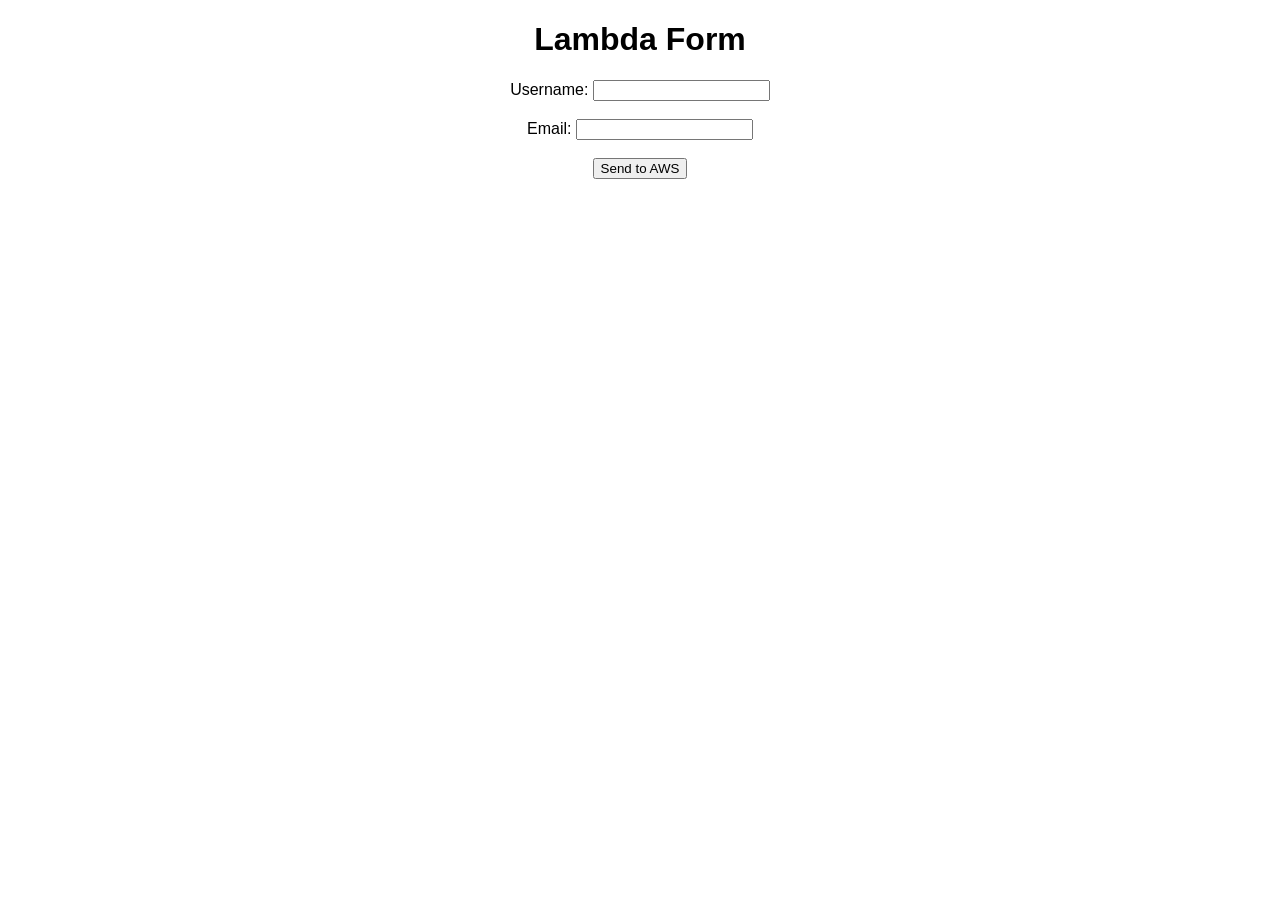
<file: serverless-web-app/index.html>
<!DOCTYPE html>
<html lang="en">
<head>
    <meta charset="UTF-8">
    <meta name="viewport" content="width=device-width, initial-scale=1.0">
    <title>Testing Serverless</title>
</head>
<body style="text-align: center; font-family: Arial, sans-serif;">
    <h1>Lambda Form</h1>    

    <form id="lambdaForm">
        <div>
            <label for="username">Username:</label> 
            <input type="text" id="username" required>
        </div>
        <br>
        <div>
            <label for="email">Email:</label> 
            <input type="email" id="email" required>
        </div>
        <br>
        <button type="submit">Send to AWS</button>
    </form>

    <p id="responseMessage"></p>

    <script>
        document.getElementById('lambdaForm').addEventListener('submit', async (e) => {
            e.preventDefault(); // Stop page refresh
            
            const data = {
                username: document.getElementById('username').value,
                email: document.getElementById('email').value
            };

            // Replace this with your actual API Gateway Invoke URL
            const API_URL = 'https://59wgxth5ua.execute-api.us-east-1.amazonaws.com/submit';

            try {
                const response = await fetch(API_URL, {
                    method: 'POST',
                    body: JSON.stringify(data),
                    headers: { 'Content-Type': 'application/json' }
                });
                
                if (response.ok) {
                    document.getElementById('responseMessage').innerText = "Data sent successfully!";
                } else {
                    document.getElementById('responseMessage').innerText = "Error sending data.";
                }
            } catch (err) {
                console.error(err);
                document.getElementById('responseMessage').innerText = "Network error.";
            }
        });
    </script>
</body>
</html>
</file>
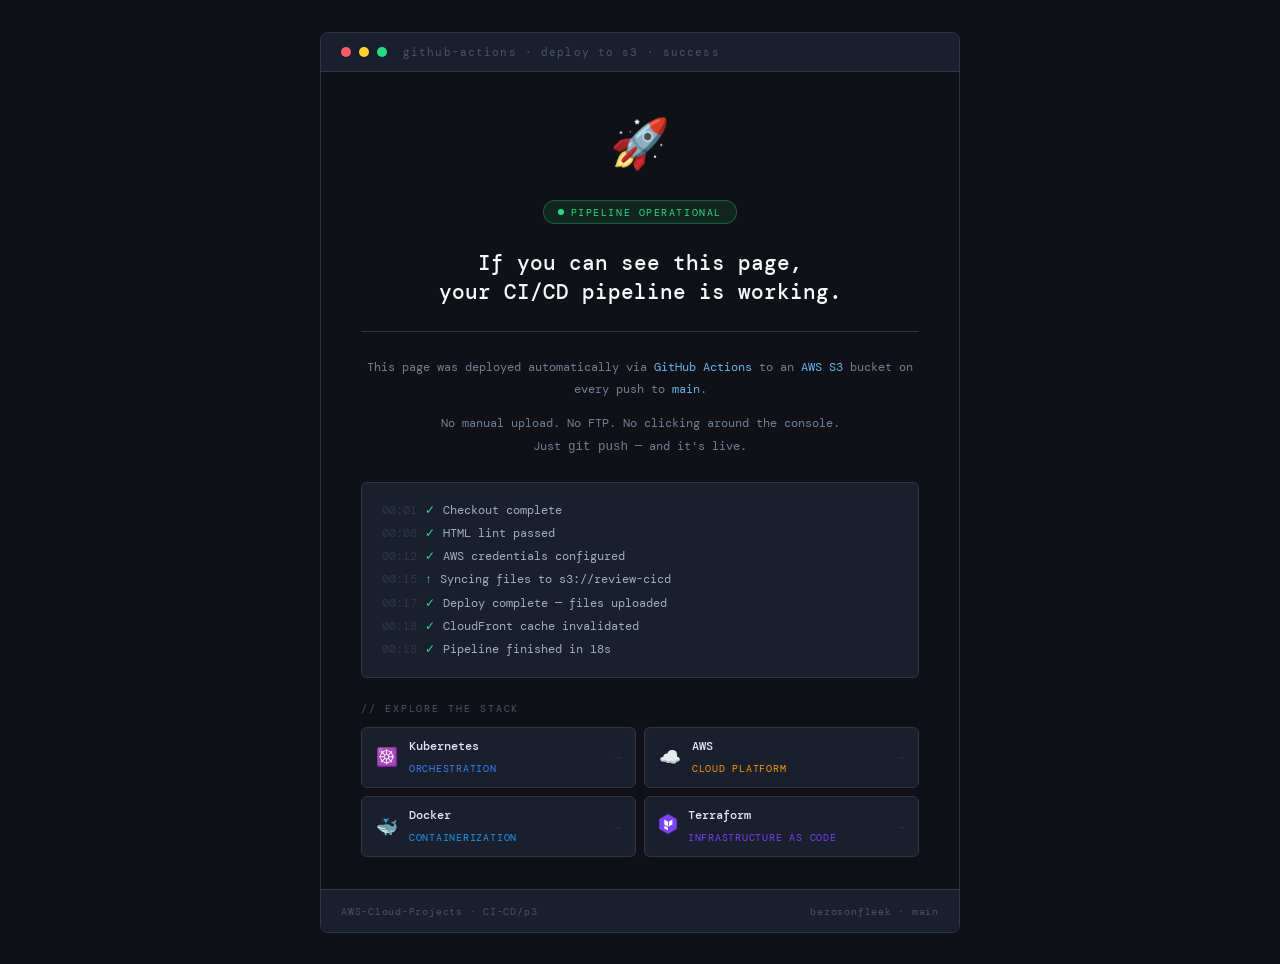
<file: CI-CD/p1/index.html>
<!DOCTYPE html>
<html lang="en">
<head>
<meta charset="UTF-8">
<meta name="viewport" content="width=device-width, initial-scale=1.0">
<title>Pipeline Success</title>
<link rel="preconnect" href="https://fonts.googleapis.com">
<link href="https://fonts.googleapis.com/css2?family=DM+Mono:wght@300;400;500&display=swap" rel="stylesheet">
<style>
  *, *::before, *::after { box-sizing: border-box; margin: 0; padding: 0; }

  body {
    font-family: 'DM Mono', monospace;    background: #0f1117;
    color: #e2e8f0;    min-height: 100vh;    display: flex;    flex-direction: column;
    align-items: center;    justify-content: center; padding: 2rem;
  }

  .card {
    max-width: 640px;
    width: 100%;
    border: 1px solid #2d3748;
    border-radius: 8px;
    overflow: hidden;
  }

  /* TOP BAR */
  .card-bar {
    background: #1a1f2e;
    border-bottom: 1px solid #2d3748;
    padding: 0.75rem 1.25rem;
    display: flex;
    align-items: center;
    gap: 0.5rem;
  }

  .dot { width: 10px; height: 10px; border-radius: 50%; }
  .dot.red    { background: #fc5c65; }
  .dot.yellow { background: #fed330; }
  .dot.green  { background: #26de81; }

  .bar-title {
    font-size: 0.7rem;
    color: #4a5568;
    letter-spacing: 0.1em;
    margin-left: 0.5rem;
  }

  /* BODY */
  .card-body {
    background: #0f1117;
    padding: 2.5rem 2.5rem 2rem;
    text-align: center;
  }

  .status-icon {
    font-size: 3rem;
    margin-bottom: 1.5rem;
    animation: pulse 2s ease-in-out infinite;
  }

  @keyframes pulse {
    0%, 100% { transform: scale(1); }
    50% { transform: scale(1.08); }
  }

  .status-badge {
    display: inline-flex;
    align-items: center;
    gap: 0.4rem;
    background: rgba(38,222,129,0.1);
    border: 1px solid rgba(38,222,129,0.3);
    border-radius: 999px;
    padding: 0.3rem 0.9rem;
    font-size: 0.65rem;
    letter-spacing: 0.15em;
    text-transform: uppercase;
    color: #26de81;
    margin-bottom: 1.5rem;
  }

  .status-dot {
    width: 6px; height: 6px;
    border-radius: 50%;
    background: #26de81;
    animation: blink 1.4s ease-in-out infinite;
  }

  @keyframes blink { 0%,100%{opacity:1} 50%{opacity:0.2} }

  h1 {
    font-size: 1.3rem;
    font-weight: 500;
    color: #f7fafc;
    margin-bottom: 1rem;
    line-height: 1.4;
  }

  .divider {
    border: none;
    border-top: 1px solid #2d3748;
    margin: 1.5rem 0;
  }

  p {
    font-size: 0.78rem;
    color: #718096;
    line-height: 1.8;
    margin-bottom: 0.75rem;
  }

  .highlight { color: #63b3ed; }

  /* LOG BLOCK */
  .log-block {
    background: #1a1f2e;
    border: 1px solid #2d3748;
    border-radius: 6px;
    padding: 1rem 1.25rem;
    margin-top: 1.5rem;
    text-align: left;
  }

  .log-line { font-size: 0.72rem; line-height: 2; color: #4a5568; }
  .log-line .ts   { color: #2d3748; margin-right: 0.5rem; }
  .log-line .ok   { color: #26de81; margin-right: 0.5rem; }
  .log-line .info { color: #63b3ed; margin-right: 0.5rem; }
  .log-line .text { color: #a0aec0; }

  /* STACK LINKS */
  .stack-section {
    margin-top: 1.5rem;
    text-align: left;
  }

  .stack-label {
    font-size: 0.6rem;
    letter-spacing: 0.2em;
    text-transform: uppercase;
    color: #4a5568;
    margin-bottom: 0.75rem;
  }

  .stack-grid {
    display: grid;
    grid-template-columns: 1fr 1fr;
    gap: 0.5rem;
  }

  .stack-link {
    display: flex;
    align-items: center;
    gap: 0.65rem;
    background: #1a1f2e;
    border: 1px solid #2d3748;
    border-radius: 6px;
    padding: 0.65rem 0.9rem;
    text-decoration: none;
    transition: border-color 0.2s, background 0.2s;
  }

  .stack-link:hover { background: #1e2438; }

  .stack-link.k8s:hover   { border-color: #3b82f6; }
  .stack-link.aws:hover   { border-color: #ff9900; }
  .stack-link.docker:hover { border-color: #2496ed; }
  .stack-link.tf:hover    { border-color: #7b42f6; }

  .stack-icon { font-size: 1.1rem; flex-shrink: 0; }

  .stack-info { flex: 1; }

  .stack-name {
    font-size: 0.75rem;
    font-weight: 500;
    color: #e2e8f0;
    display: block;
    margin-bottom: 0.1rem;
  }

  .stack-sub {
    font-size: 0.6rem;
    letter-spacing: 0.08em;
    text-transform: uppercase;
  }

  .k8s  .stack-sub { color: #3b82f6; }
  .aws  .stack-sub { color: #ff9900; }
  .docker .stack-sub { color: #2496ed; }
  .tf   .stack-sub { color: #7b42f6; }

  .stack-arrow {
    font-size: 0.7rem;
    color: #2d3748;
    transition: color 0.2s;
  }

  .stack-link:hover .stack-arrow { color: #718096; }

  /* FOOTER */
  .card-footer {
    background: #1a1f2e;
    border-top: 1px solid #2d3748;
    padding: 0.9rem 1.25rem;
    display: flex;
    justify-content: space-between;
    align-items: center;
  }

  .footer-left, .footer-right {
    font-size: 0.6rem;
    color: #4a5568;
    letter-spacing: 0.08em;
  }
</style>
</head>
<body>

<div class="card">

  <!-- TOP BAR -->
  <div class="card-bar">
    <span class="dot red"></span>
    <span class="dot yellow"></span>
    <span class="dot green"></span>
    <span class="bar-title">github-actions · deploy to s3 · success</span>
  </div>

  <!-- BODY -->
  <div class="card-body">
    <div class="status-icon">🚀</div>

    <div class="status-badge">
      <span class="status-dot"></span>
      Pipeline operational
    </div>

    <h1>If you can see this page,<br>your CI/CD pipeline is working.</h1>

    <hr class="divider">

    <p>This page was deployed automatically via <span class="highlight">GitHub Actions</span> to an <span class="highlight">AWS S3</span> bucket on every push to <span class="highlight">main</span>.</p>
    <p>No manual upload. No FTP. No clicking around the console.<br>Just <code>git push</code> — and it's live.</p>

    <!-- LOG OUTPUT -->
    <div class="log-block">
      <div class="log-line"><span class="ts">00:01</span><span class="ok">✓</span><span class="text">Checkout complete</span></div>
      <div class="log-line"><span class="ts">00:08</span><span class="ok">✓</span><span class="text">HTML lint passed</span></div>
      <div class="log-line"><span class="ts">00:12</span><span class="ok">✓</span><span class="text">AWS credentials configured</span></div>
      <div class="log-line"><span class="ts">00:15</span><span class="info">↑</span><span class="text">Syncing files to s3://review-cicd</span></div>
      <div class="log-line"><span class="ts">00:17</span><span class="ok">✓</span><span class="text">Deploy complete — files uploaded</span></div>
      <div class="log-line"><span class="ts">00:18</span><span class="ok">✓</span><span class="text">CloudFront cache invalidated</span></div>
      <div class="log-line"><span class="ts">00:18</span><span class="ok">✓</span><span class="text">Pipeline finished in 18s</span></div>
    </div>

    <!-- STACK LINKS -->
    <div class="stack-section">
      <div class="stack-label">// explore the stack</div>
      <div class="stack-grid">

        <a class="stack-link k8s" href="k8s.html">
          <span class="stack-icon">☸️</span>
          <div class="stack-info">
            <span class="stack-name">Kubernetes</span>
            <span class="stack-sub">Orchestration</span>
          </div>
          <span class="stack-arrow">→</span>
        </a>

        <a class="stack-link aws" href="aws.html">
          <span class="stack-icon">☁️</span>
          <div class="stack-info">
            <span class="stack-name">AWS</span>
            <span class="stack-sub">Cloud Platform</span>
          </div>
          <span class="stack-arrow">→</span>
        </a>

        <a class="stack-link docker" href="docker.html">
          <span class="stack-icon">🐳</span>
          <div class="stack-info">
            <span class="stack-name">Docker</span>
            <span class="stack-sub">Containerization</span>
          </div>
          <span class="stack-arrow">→</span>
        </a>

        <a class="stack-link tf" href="terraform.html">
          <span class="stack-icon">
            <svg width="18" height="20" viewBox="0 0 120 136" xmlns="http://www.w3.org/2000/svg">
              <polygon points="60,0 120,34 120,102 60,136 0,102 0,34" fill="#7b42f6"/>
              <polygon points="35,38 35,72 60,86 60,52" fill="white"/>
              <polygon points="65,52 65,86 90,72 90,38" fill="white"/>
              <polygon points="35,80 35,98 60,112 60,94" fill="white"/>
            </svg>
          </span>
          <div class="stack-info">
            <span class="stack-name">Terraform</span>
            <span class="stack-sub">Infrastructure as Code</span>
          </div>
          <span class="stack-arrow">→</span>
        </a>

      </div>
    </div>
  </div>

  <!-- FOOTER -->
  <div class="card-footer">
    <span class="footer-left">AWS-Cloud-Projects · CI-CD/p3</span>
    <span class="footer-right">bezosonfleek · main</span>
  </div>

</div>

</body>
</html>
</file>
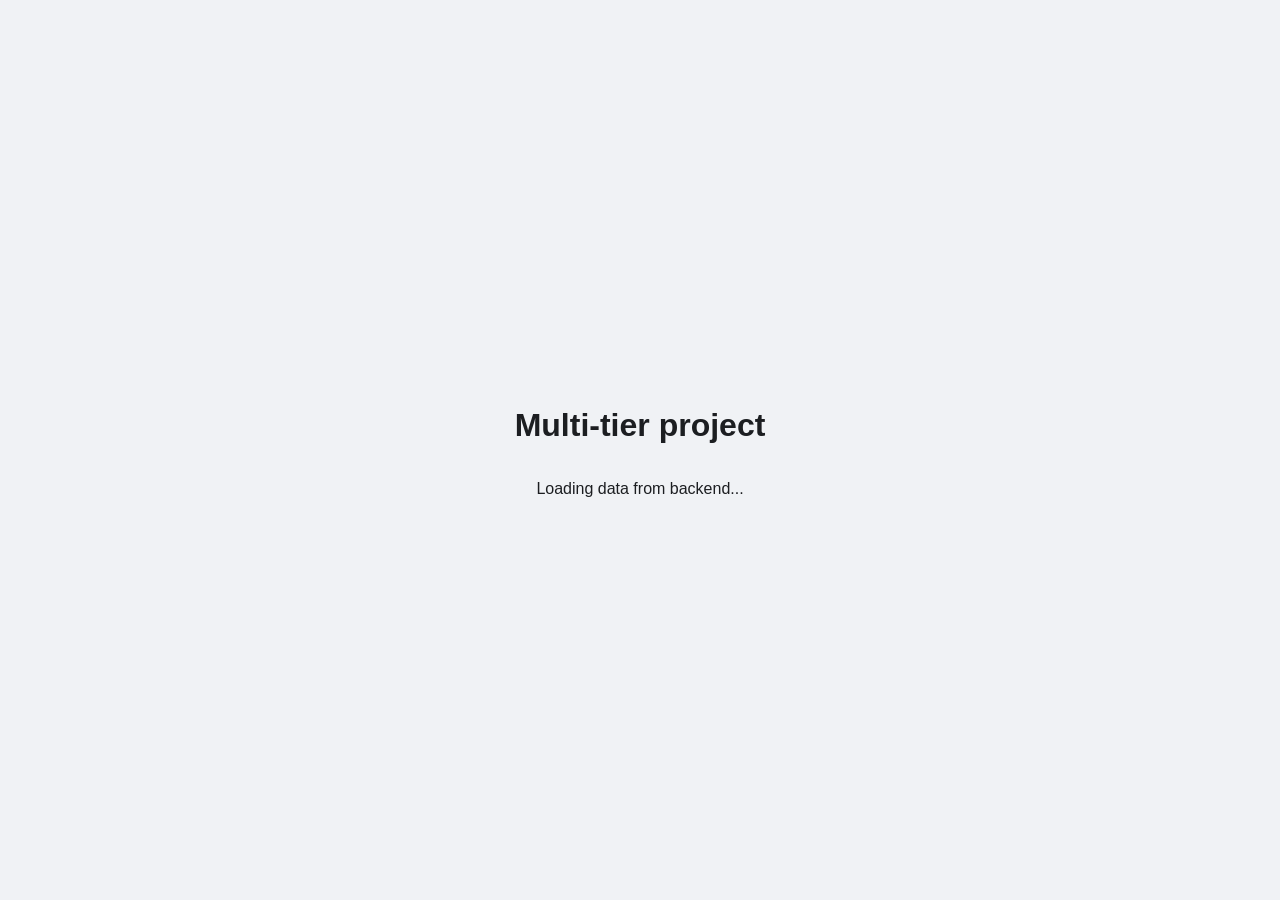
<file: Containerization/p1/frontend/index.html>
<!DOCTYPE html>
<html lang="en">
<head>
    <meta charset="UTF-8">
    <meta name="viewport" content="width=device-width, initial-scale=1.0">
    <title>Container Test</title>
    <style>
        body {
            font-family: -apple-system, BlinkMacSystemFont, "Segoe UI", Roboto, Helvetica, Arial, sans-serif;
            background-color: #f0f2f5;display: flex;flex-direction: column;
            align-items: center;justify-content: center;height: 100vh;margin: 0;color: #1c1e21;}
        h1 {margin-bottom: 20px;font-weight: 600;}
        #backend-response {background: white;padding: 1.5rem 2rem;border-radius: 8px;box-shadow: 0 4px 12px rgba(0, 0, 0, 0.08);min-width: 250px;text-align: center;font-weight: 500;}
        .error {color: #d93025;border-left: 4px solid #d93025;}
    </style>
</head>
<body>
    <h1>Multi-tier project</h1>
    <p id="backend-1">Loading data from backend...</p>
    <script>
fetch('http://backend-right:5001/data') // Fetch the data from your Flask backend
  .then(response => response.json())
  .then(data => {
    console.log(data.message); // This will print "Hello from the backend!"
    document.getElementById('backend-response').innerText = data.message;
  })
  .catch(error => console.error('The pipe is broken:', error));
    </script>
</body>
</html>
</file>
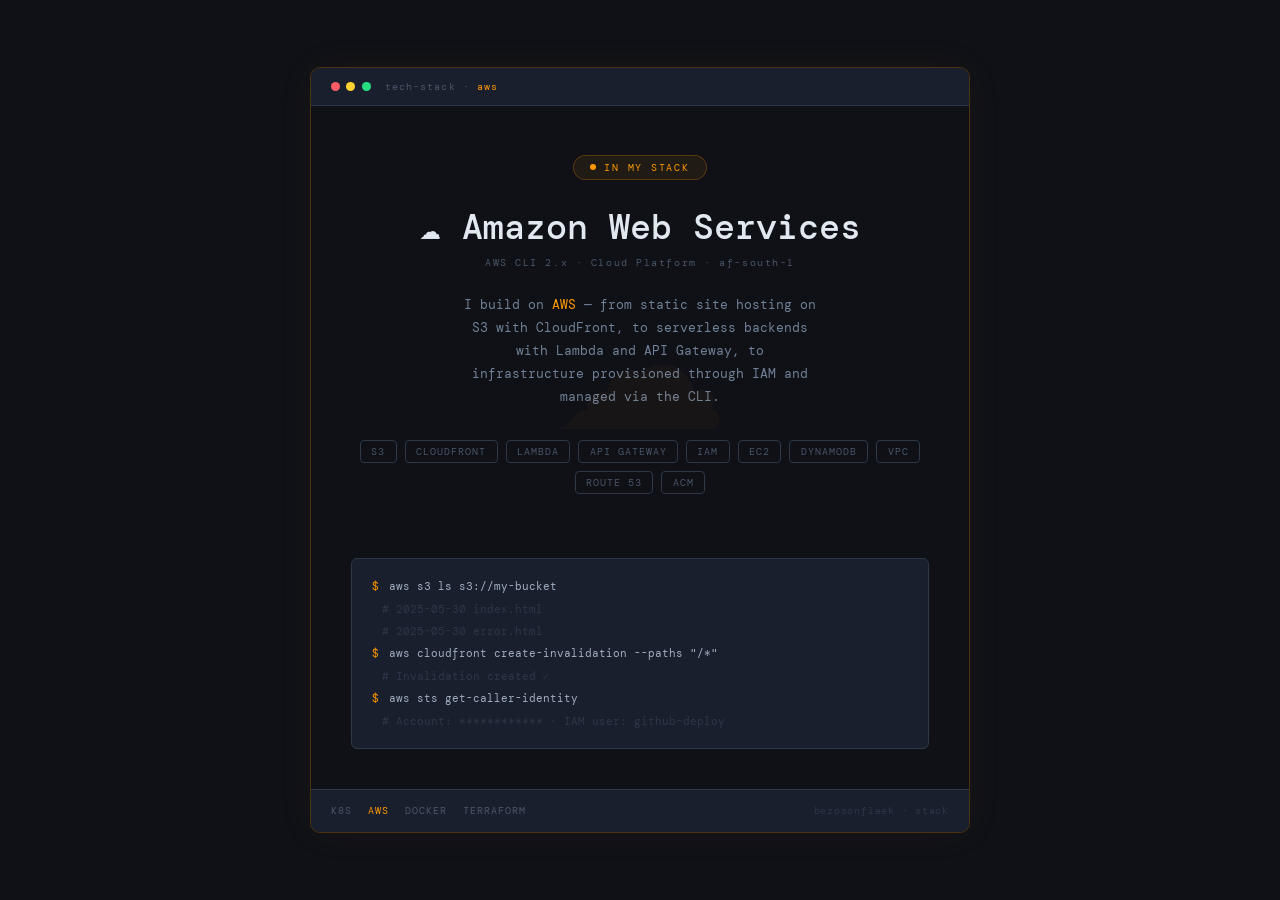
<file: CI-CD/p1/aws.html>
<!DOCTYPE html>
<html lang="en">
<head>
<meta charset="UTF-8">
<meta name="viewport" content="width=device-width, initial-scale=1.0">
<title>AWS · Tech Stack</title>
<link rel="preconnect" href="https://fonts.googleapis.com">
<link href="https://fonts.googleapis.com/css2?family=DM+Mono:wght@300;400;500&display=swap" rel="stylesheet">
<style>
  *, *::before, *::after { box-sizing: border-box; margin: 0; padding: 0; }

  :root {
    --accent: #ff9900;
    --accent-dim: rgba(255,153,0,0.08);
    --accent-border: rgba(255,153,0,0.25);
    --bg: #0f1117;
    --surface: #1a1f2e;
    --border: #2d3748;
    --text: #e2e8f0;
    --muted: #718096;
    --faint: #4a5568;
    --fainter: #2d3748;
  }

  body {
    font-family: 'DM Mono', monospace;
    background: var(--bg);
    color: var(--text);
    min-height: 100vh;
    display: flex;
    flex-direction: column;
    align-items: center;
    justify-content: center;
    padding: 2rem;
  }

  .card {
    max-width: 660px;
    width: 100%;
    border: 1px solid var(--accent-border);
    border-radius: 10px;
    overflow: hidden;
    box-shadow: 0 0 40px rgba(255,153,0,0.05);
  }

  .card-bar {
    background: var(--surface);
    border-bottom: 1px solid var(--border);
    padding: 0.75rem 1.25rem;
    display: flex;
    align-items: center;
    gap: 0.4rem;
  }

  .dot { width: 9px; height: 9px; border-radius: 50%; }
  .dot.r { background: #fc5c65; }
  .dot.y { background: #fed330; }
  .dot.g { background: #26de81; }

  .bar-label { font-size: 0.65rem; color: var(--faint); letter-spacing: 0.1em; margin-left: 0.5rem; }
  .bar-label span { color: var(--accent); }

  .hero {
    padding: 3rem 2.5rem 2rem;
    text-align: center;
    background: var(--bg);
    position: relative;
    overflow: hidden;
  }

  .hero::before {
    content: '☁';
    position: absolute;
    font-size: 18rem;
    color: rgba(255,153,0,0.03);
    top: 50%; left: 50%;
    transform: translate(-50%, -50%);
    pointer-events: none;
    line-height: 1;
  }

  .tool-badge {
    display: inline-flex;
    align-items: center;
    gap: 0.5rem;
    background: var(--accent-dim);
    border: 1px solid var(--accent-border);
    border-radius: 999px;
    padding: 0.3rem 1rem;
    font-size: 0.62rem;
    letter-spacing: 0.18em;
    text-transform: uppercase;
    color: var(--accent);
    margin-bottom: 1.5rem;
  }

  .blink {
    width: 6px; height: 6px; border-radius: 50%;
    background: var(--accent);
    animation: blink 1.4s ease-in-out infinite;
  }
  @keyframes blink { 0%,100%{opacity:1} 50%{opacity:0.2} }

  .tool-name { font-size: 2.2rem; font-weight: 500; color: var(--text); margin-bottom: 0.4rem; position: relative; }
  .tool-version { font-size: 0.65rem; color: var(--faint); letter-spacing: 0.15em; margin-bottom: 1.5rem; }

  .tool-desc {
    font-size: 0.8rem;
    color: var(--muted);
    line-height: 1.8;
    max-width: 44ch;
    margin: 0 auto 2rem;
  }
  .tool-desc strong { color: var(--accent); font-weight: 400; }

  .tags {
    display: flex;
    gap: 0.5rem;
    justify-content: center;
    flex-wrap: wrap;
    margin-bottom: 2rem;
  }

  .tag {
    font-size: 0.62rem;
    letter-spacing: 0.1em;
    text-transform: uppercase;
    border: 1px solid var(--border);
    border-radius: 4px;
    padding: 0.25rem 0.65rem;
    color: var(--faint);
    transition: border-color 0.2s, color 0.2s;
  }
  .tag:hover { border-color: var(--accent); color: var(--accent); }

  .terminal {
    background: var(--surface);
    border: 1px solid var(--border);
    border-radius: 6px;
    padding: 1rem 1.25rem;
    text-align: left;
    margin: 0 2.5rem 2.5rem;
  }

  .t-line { font-size: 0.7rem; line-height: 2; display: flex; gap: 0.6rem; }
  .prompt { color: var(--accent); flex-shrink: 0; }
  .cmd { color: #a0aec0; }
  .comment { color: var(--fainter); }

  .nav-row {
    background: var(--surface);
    border-top: 1px solid var(--border);
    padding: 0.9rem 1.25rem;
    display: flex;
    justify-content: space-between;
    align-items: center;
  }

  .nav-links { display: flex; gap: 1rem; }

  .nav-link {
    font-size: 0.62rem;
    letter-spacing: 0.1em;
    text-transform: uppercase;
    color: var(--faint);
    text-decoration: none;
    transition: color 0.2s;
  }
  .nav-link:hover { color: var(--accent); }
  .nav-link.active { color: var(--accent); }

  .nav-right { font-size: 0.6rem; color: var(--fainter); letter-spacing: 0.08em; }
</style>
</head>
<body>
<div class="card">

  <div class="card-bar">
    <span class="dot r"></span><span class="dot y"></span><span class="dot g"></span>
    <span class="bar-label">tech-stack · <span>aws</span></span>
  </div>

  <div class="hero">
    <div class="tool-badge"><span class="blink"></span> In my stack</div>
    <div class="tool-name">☁️ Amazon Web Services</div>
    <div class="tool-version">AWS CLI 2.x · Cloud Platform · af-south-1</div>
    <p class="tool-desc">
      I build on <strong>AWS</strong> — from static site hosting on S3 with CloudFront, to serverless backends with Lambda and API Gateway, to infrastructure provisioned through IAM and managed via the CLI.
    </p>
    <div class="tags">
      <span class="tag">S3</span>
      <span class="tag">CloudFront</span>
      <span class="tag">Lambda</span>
      <span class="tag">API Gateway</span>
      <span class="tag">IAM</span>
      <span class="tag">EC2</span>
      <span class="tag">DynamoDB</span>
      <span class="tag">VPC</span>
      <span class="tag">Route 53</span>
      <span class="tag">ACM</span>
    </div>
  </div>

  <div class="terminal">
    <div class="t-line"><span class="prompt">$</span><span class="cmd">aws s3 ls s3://my-bucket</span></div>
    <div class="t-line"><span class="prompt"> </span><span class="comment"># 2025-05-30  index.html</span></div>
    <div class="t-line"><span class="prompt"> </span><span class="comment"># 2025-05-30  error.html</span></div>
    <div class="t-line"><span class="prompt">$</span><span class="cmd">aws cloudfront create-invalidation --paths "/*"</span></div>
    <div class="t-line"><span class="prompt"> </span><span class="comment"># Invalidation created ✓</span></div>
    <div class="t-line"><span class="prompt">$</span><span class="cmd">aws sts get-caller-identity</span></div>
    <div class="t-line"><span class="prompt"> </span><span class="comment"># Account: ************ · IAM user: github-deploy</span></div>
  </div>

  <div class="nav-row">
    <div class="nav-links">
      <a class="nav-link" href="k8s.html">K8s</a>
      <a class="nav-link active" href="aws.html">AWS</a>
      <a class="nav-link" href="docker.html">Docker</a>
      <a class="nav-link" href="terraform.html">Terraform</a>
    </div>
    <span class="nav-right">bezosonfleek · stack</span>
  </div>

</div>
</body>
</html>
</file>
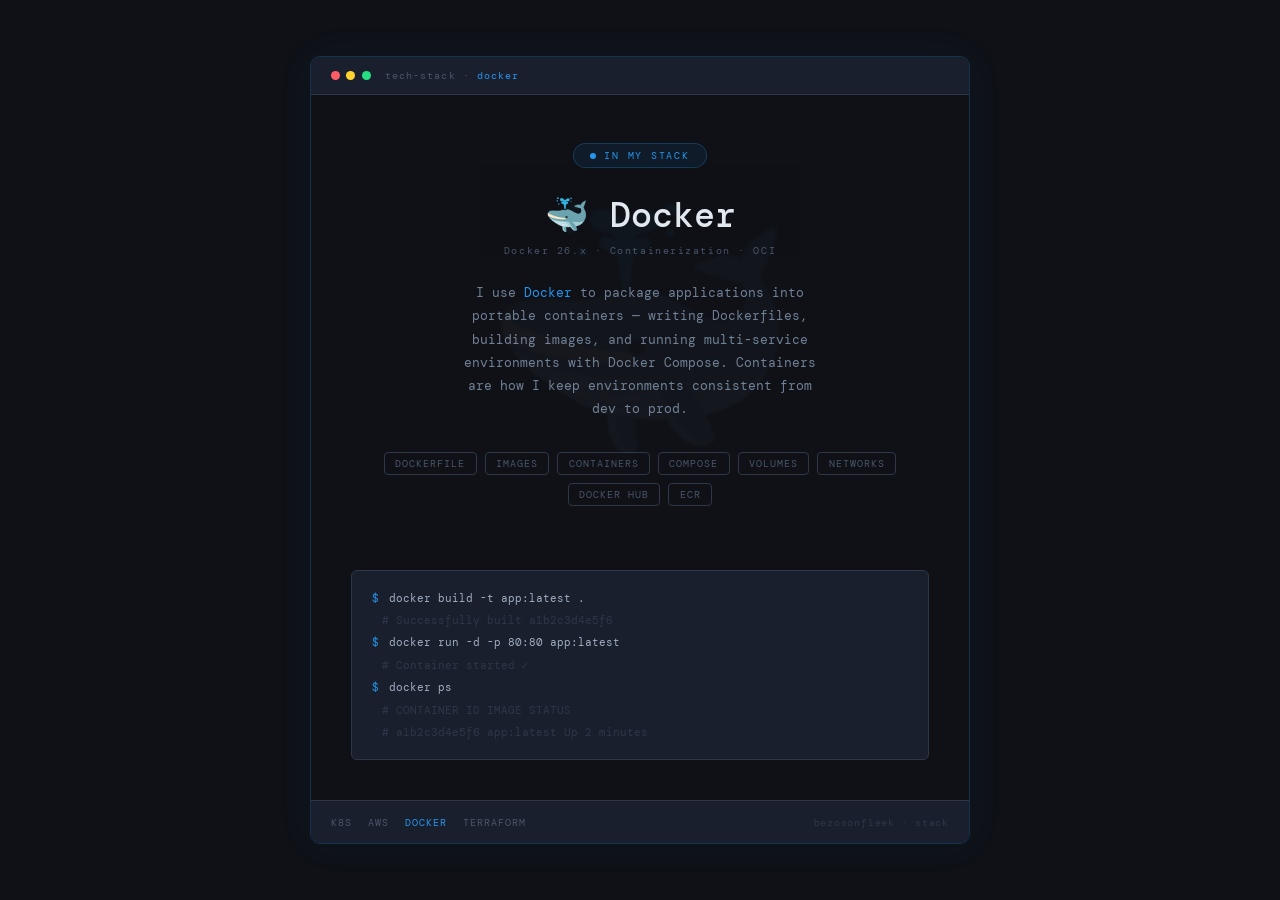
<file: CI-CD/p1/docker.html>
<!DOCTYPE html>
<html lang="en">
<head>
<meta charset="UTF-8">
<meta name="viewport" content="width=device-width, initial-scale=1.0">
<title>Docker · Tech Stack</title>
<link rel="preconnect" href="https://fonts.googleapis.com">
<link href="https://fonts.googleapis.com/css2?family=DM+Mono:wght@300;400;500&display=swap" rel="stylesheet">
<style>
  *, *::before, *::after { box-sizing: border-box; margin: 0; padding: 0; }

  :root {
    --accent: #2496ed;
    --accent-dim: rgba(36,150,237,0.08);
    --accent-border: rgba(36,150,237,0.25);
    --bg: #0f1117;
    --surface: #1a1f2e;
    --border: #2d3748;
    --text: #e2e8f0;
    --muted: #718096;
    --faint: #4a5568;
    --fainter: #2d3748;
  }

  body {
    font-family: 'DM Mono', monospace;
    background: var(--bg);
    color: var(--text);
    min-height: 100vh;
    display: flex;
    flex-direction: column;
    align-items: center;
    justify-content: center;
    padding: 2rem;
  }

  .card {
    max-width: 660px;
    width: 100%;
    border: 1px solid var(--accent-border);
    border-radius: 10px;
    overflow: hidden;
    box-shadow: 0 0 40px rgba(36,150,237,0.05);
  }

  .card-bar {
    background: var(--surface);
    border-bottom: 1px solid var(--border);
    padding: 0.75rem 1.25rem;
    display: flex;
    align-items: center;
    gap: 0.4rem;
  }

  .dot { width: 9px; height: 9px; border-radius: 50%; }
  .dot.r { background: #fc5c65; }
  .dot.y { background: #fed330; }
  .dot.g { background: #26de81; }

  .bar-label { font-size: 0.65rem; color: var(--faint); letter-spacing: 0.1em; margin-left: 0.5rem; }
  .bar-label span { color: var(--accent); }

  .hero {
    padding: 3rem 2.5rem 2rem;
    text-align: center;
    background: var(--bg);
    position: relative;
    overflow: hidden;
  }

  .hero::before {
    content: '🐳';
    position: absolute;
    font-size: 16rem;
    opacity: 0.03;
    top: 50%; left: 50%;
    transform: translate(-50%, -50%);
    pointer-events: none;
    line-height: 1;
  }

  .tool-badge {
    display: inline-flex;
    align-items: center;
    gap: 0.5rem;
    background: var(--accent-dim);
    border: 1px solid var(--accent-border);
    border-radius: 999px;
    padding: 0.3rem 1rem;
    font-size: 0.62rem;
    letter-spacing: 0.18em;
    text-transform: uppercase;
    color: var(--accent);
    margin-bottom: 1.5rem;
  }

  .blink {
    width: 6px; height: 6px; border-radius: 50%;
    background: var(--accent);
    animation: blink 1.4s ease-in-out infinite;
  }
  @keyframes blink { 0%,100%{opacity:1} 50%{opacity:0.2} }

  .tool-name { font-size: 2.2rem; font-weight: 500; color: var(--text); margin-bottom: 0.4rem; position: relative; }
  .tool-version { font-size: 0.65rem; color: var(--faint); letter-spacing: 0.15em; margin-bottom: 1.5rem; }

  .tool-desc {
    font-size: 0.8rem;
    color: var(--muted);
    line-height: 1.8;
    max-width: 44ch;
    margin: 0 auto 2rem;
  }
  .tool-desc strong { color: var(--accent); font-weight: 400; }

  .tags {
    display: flex;
    gap: 0.5rem;
    justify-content: center;
    flex-wrap: wrap;
    margin-bottom: 2rem;
  }

  .tag {
    font-size: 0.62rem;
    letter-spacing: 0.1em;
    text-transform: uppercase;
    border: 1px solid var(--border);
    border-radius: 4px;
    padding: 0.25rem 0.65rem;
    color: var(--faint);
    transition: border-color 0.2s, color 0.2s;
  }
  .tag:hover { border-color: var(--accent); color: var(--accent); }

  .terminal {
    background: var(--surface);
    border: 1px solid var(--border);
    border-radius: 6px;
    padding: 1rem 1.25rem;
    text-align: left;
    margin: 0 2.5rem 2.5rem;
  }

  .t-line { font-size: 0.7rem; line-height: 2; display: flex; gap: 0.6rem; }
  .prompt { color: var(--accent); flex-shrink: 0; }
  .cmd { color: #a0aec0; }
  .comment { color: var(--fainter); }

  .nav-row {
    background: var(--surface);
    border-top: 1px solid var(--border);
    padding: 0.9rem 1.25rem;
    display: flex;
    justify-content: space-between;
    align-items: center;
  }

  .nav-links { display: flex; gap: 1rem; }

  .nav-link {
    font-size: 0.62rem;
    letter-spacing: 0.1em;
    text-transform: uppercase;
    color: var(--faint);
    text-decoration: none;
    transition: color 0.2s;
  }
  .nav-link:hover { color: var(--accent); }
  .nav-link.active { color: var(--accent); }

  .nav-right { font-size: 0.6rem; color: var(--fainter); letter-spacing: 0.08em; }
</style>
</head>
<body>
<div class="card">

  <div class="card-bar">
    <span class="dot r"></span><span class="dot y"></span><span class="dot g"></span>
    <span class="bar-label">tech-stack · <span>docker</span></span>
  </div>

  <div class="hero">
    <div class="tool-badge"><span class="blink"></span> In my stack</div>
    <div class="tool-name">🐳 Docker</div>
    <div class="tool-version">Docker 26.x · Containerization · OCI</div>
    <p class="tool-desc">
      I use <strong>Docker</strong> to package applications into portable containers — writing Dockerfiles, building images, and running multi-service environments with Docker Compose. Containers are how I keep environments consistent from dev to prod.
    </p>
    <div class="tags">
      <span class="tag">Dockerfile</span>
      <span class="tag">Images</span>
      <span class="tag">Containers</span>
      <span class="tag">Compose</span>
      <span class="tag">Volumes</span>
      <span class="tag">Networks</span>
      <span class="tag">Docker Hub</span>
      <span class="tag">ECR</span>
    </div>
  </div>

  <div class="terminal">
    <div class="t-line"><span class="prompt">$</span><span class="cmd">docker build -t app:latest .</span></div>
    <div class="t-line"><span class="prompt"> </span><span class="comment"># Successfully built a1b2c3d4e5f6</span></div>
    <div class="t-line"><span class="prompt">$</span><span class="cmd">docker run -d -p 80:80 app:latest</span></div>
    <div class="t-line"><span class="prompt"> </span><span class="comment"># Container started ✓</span></div>
    <div class="t-line"><span class="prompt">$</span><span class="cmd">docker ps</span></div>
    <div class="t-line"><span class="prompt"> </span><span class="comment"># CONTAINER ID   IMAGE        STATUS</span></div>
    <div class="t-line"><span class="prompt"> </span><span class="comment"># a1b2c3d4e5f6   app:latest   Up 2 minutes</span></div>
  </div>

  <div class="nav-row">
    <div class="nav-links">
      <a class="nav-link" href="k8s.html">K8s</a>
      <a class="nav-link" href="aws.html">AWS</a>
      <a class="nav-link active" href="docker.html">Docker</a>
      <a class="nav-link" href="terraform.html">Terraform</a>
    </div>
    <span class="nav-right">bezosonfleek · stack</span>
  </div>

</div>
</body>
</html>
</file>
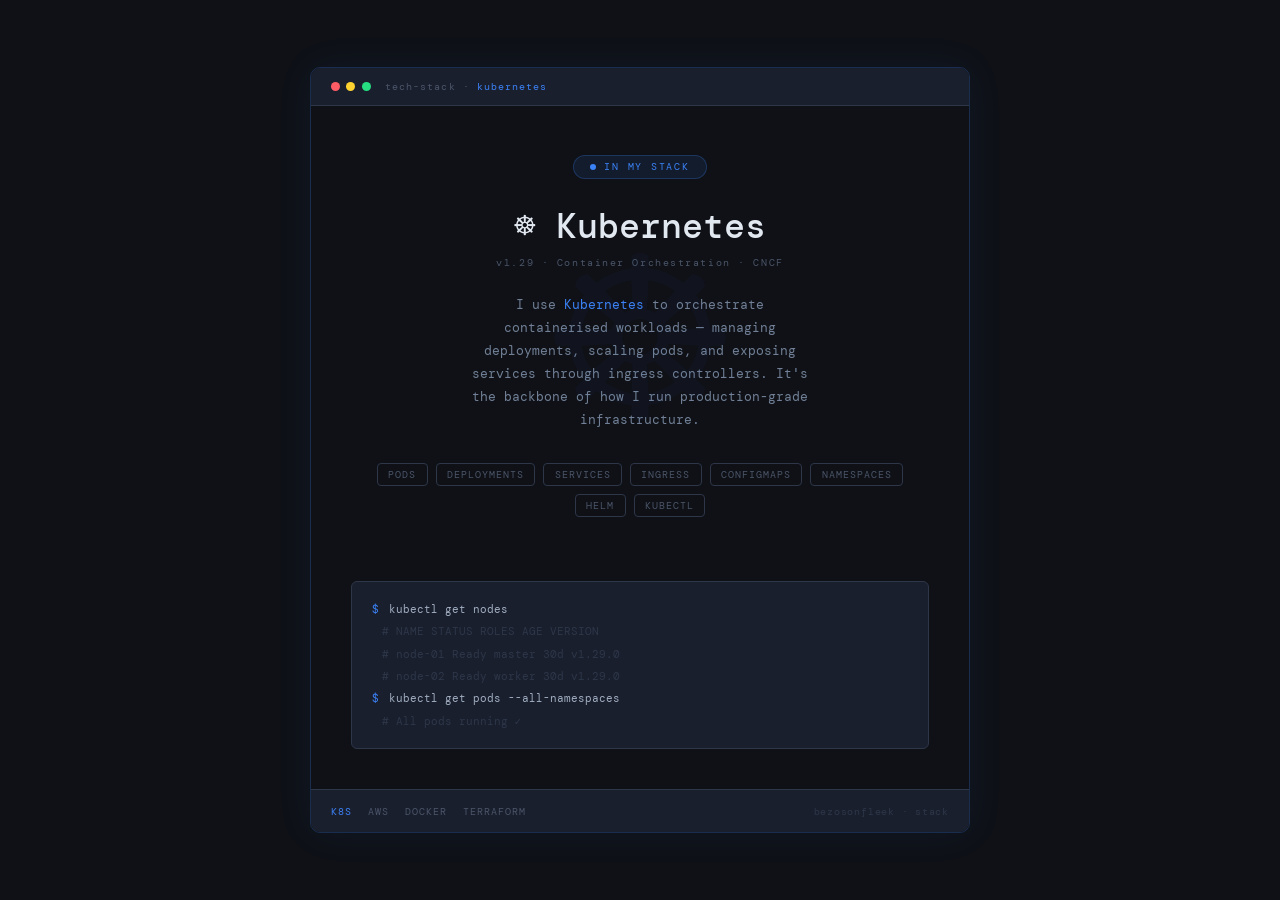
<file: CI-CD/p1/k8s.html>
<!DOCTYPE html>
<html lang="en">
<head>
<meta charset="UTF-8">
<meta name="viewport" content="width=device-width, initial-scale=1.0">
<title>Kubernetes · Tech Stack</title>
<link rel="preconnect" href="https://fonts.googleapis.com">
<link href="https://fonts.googleapis.com/css2?family=DM+Mono:wght@300;400;500&display=swap" rel="stylesheet">
<style>
  *, *::before, *::after { box-sizing: border-box; margin: 0; padding: 0; }

  :root {
    --accent: #3b82f6;
    --accent-dim: rgba(59,130,246,0.1);
    --accent-border: rgba(59,130,246,0.25);
    --bg: #0f1117;
    --surface: #1a1f2e;
    --border: #2d3748;
    --text: #e2e8f0;
    --muted: #718096;
    --faint: #4a5568;
    --fainter: #2d3748;
  }

  body {
    font-family: 'DM Mono', monospace;
    background: var(--bg);
    color: var(--text);
    min-height: 100vh;
    display: flex;
    flex-direction: column;
    align-items: center;
    justify-content: center;
    padding: 2rem;
  }

  .card {
    max-width: 660px;
    width: 100%;
    border: 1px solid var(--accent-border);
    border-radius: 10px;
    overflow: hidden;
    box-shadow: 0 0 40px rgba(59,130,246,0.06);
  }

  /* BAR */
  .card-bar {
    background: var(--surface);
    border-bottom: 1px solid var(--border);
    padding: 0.75rem 1.25rem;
    display: flex;
    align-items: center;
    gap: 0.4rem;
  }

  .dot { width: 9px; height: 9px; border-radius: 50%; }
  .dot.r { background: #fc5c65; }
  .dot.y { background: #fed330; }
  .dot.g { background: #26de81; }

  .bar-label { font-size: 0.65rem; color: var(--faint); letter-spacing: 0.1em; margin-left: 0.5rem; }
  .bar-label span { color: var(--accent); }

  /* HERO */
  .hero {
    padding: 3rem 2.5rem 2rem;
    text-align: center;
    background: var(--bg);
    position: relative;
    overflow: hidden;
  }

  .hero::before {
    content: '☸';
    position: absolute;
    font-size: 18rem;
    color: rgba(59,130,246,0.03);
    top: 50%; left: 50%;
    transform: translate(-50%, -50%);
    pointer-events: none;
    line-height: 1;
  }

  .tool-badge {
    display: inline-flex;
    align-items: center;
    gap: 0.5rem;
    background: var(--accent-dim);
    border: 1px solid var(--accent-border);
    border-radius: 999px;
    padding: 0.3rem 1rem;
    font-size: 0.62rem;
    letter-spacing: 0.18em;
    text-transform: uppercase;
    color: var(--accent);
    margin-bottom: 1.5rem;
  }

  .blink {
    width: 6px; height: 6px; border-radius: 50%;
    background: var(--accent);
    animation: blink 1.4s ease-in-out infinite;
  }
  @keyframes blink { 0%,100%{opacity:1} 50%{opacity:0.2} }

  .tool-name {
    font-size: 2.2rem;
    font-weight: 500;
    color: var(--text);
    margin-bottom: 0.4rem;
    position: relative;
  }

  .tool-version {
    font-size: 0.65rem;
    color: var(--faint);
    letter-spacing: 0.15em;
    margin-bottom: 1.5rem;
  }

  .tool-desc {
    font-size: 0.8rem;
    color: var(--muted);
    line-height: 1.8;
    max-width: 44ch;
    margin: 0 auto 2rem;
  }

  .tool-desc strong { color: var(--accent); font-weight: 400; }

  /* TAGS */
  .tags {
    display: flex;
    gap: 0.5rem;
    justify-content: center;
    flex-wrap: wrap;
    margin-bottom: 2rem;
  }

  .tag {
    font-size: 0.62rem;
    letter-spacing: 0.1em;
    text-transform: uppercase;
    border: 1px solid var(--border);
    border-radius: 4px;
    padding: 0.25rem 0.65rem;
    color: var(--faint);
    transition: border-color 0.2s, color 0.2s;
  }

  .tag:hover { border-color: var(--accent); color: var(--accent); }

  /* TERMINAL BLOCK */
  .terminal {
    background: var(--surface);
    border: 1px solid var(--border);
    border-radius: 6px;
    padding: 1rem 1.25rem;
    text-align: left;
    margin: 0 2.5rem 2.5rem;
  }

  .t-line {
    font-size: 0.7rem;
    line-height: 2;
    display: flex;
    gap: 0.6rem;
  }

  .prompt { color: var(--accent); flex-shrink: 0; }
  .cmd { color: #a0aec0; }
  .comment { color: var(--fainter); }

  /* NAV */
  .nav-row {
    background: var(--surface);
    border-top: 1px solid var(--border);
    padding: 0.9rem 1.25rem;
    display: flex;
    justify-content: space-between;
    align-items: center;
  }

  .nav-links { display: flex; gap: 1rem; }

  .nav-link {
    font-size: 0.62rem;
    letter-spacing: 0.1em;
    text-transform: uppercase;
    color: var(--faint);
    text-decoration: none;
    transition: color 0.2s;
  }

  .nav-link:hover { color: var(--accent); }
  .nav-link.active { color: var(--accent); }

  .nav-right {
    font-size: 0.6rem;
    color: var(--fainter);
    letter-spacing: 0.08em;
  }
</style>
</head>
<body>
<div class="card">

  <div class="card-bar">
    <span class="dot r"></span><span class="dot y"></span><span class="dot g"></span>
    <span class="bar-label">tech-stack · <span>kubernetes</span></span>
  </div>

  <div class="hero">
    <div class="tool-badge"><span class="blink"></span> In my stack</div>
    <div class="tool-name">☸️ Kubernetes</div>
    <div class="tool-version">v1.29 · Container Orchestration · CNCF</div>
    <p class="tool-desc">
      I use <strong>Kubernetes</strong> to orchestrate containerised workloads — managing deployments, scaling pods, and exposing services through ingress controllers. It's the backbone of how I run production-grade infrastructure.
    </p>
    <div class="tags">
      <span class="tag">Pods</span>
      <span class="tag">Deployments</span>
      <span class="tag">Services</span>
      <span class="tag">Ingress</span>
      <span class="tag">ConfigMaps</span>
      <span class="tag">Namespaces</span>
      <span class="tag">Helm</span>
      <span class="tag">kubectl</span>
    </div>
  </div>

  <div class="terminal">
    <div class="t-line"><span class="prompt">$</span><span class="cmd">kubectl get nodes</span></div>
    <div class="t-line"><span class="prompt"> </span><span class="comment"># NAME       STATUS   ROLES    AGE   VERSION</span></div>
    <div class="t-line"><span class="prompt"> </span><span class="comment"># node-01   Ready    master   30d   v1.29.0</span></div>
    <div class="t-line"><span class="prompt"> </span><span class="comment"># node-02   Ready    worker   30d   v1.29.0</span></div>
    <div class="t-line"><span class="prompt">$</span><span class="cmd">kubectl get pods --all-namespaces</span></div>
    <div class="t-line"><span class="prompt"> </span><span class="comment"># All pods running ✓</span></div>
  </div>

  <div class="nav-row">
    <div class="nav-links">
      <a class="nav-link active" href="k8s.html">K8s</a>
      <a class="nav-link" href="aws.html">AWS</a>
      <a class="nav-link" href="docker.html">Docker</a>
      <a class="nav-link" href="terraform.html">Terraform</a>
    </div>
    <span class="nav-right">bezosonfleek · stack</span>
  </div>

</div>
</body>
</html>
</file>
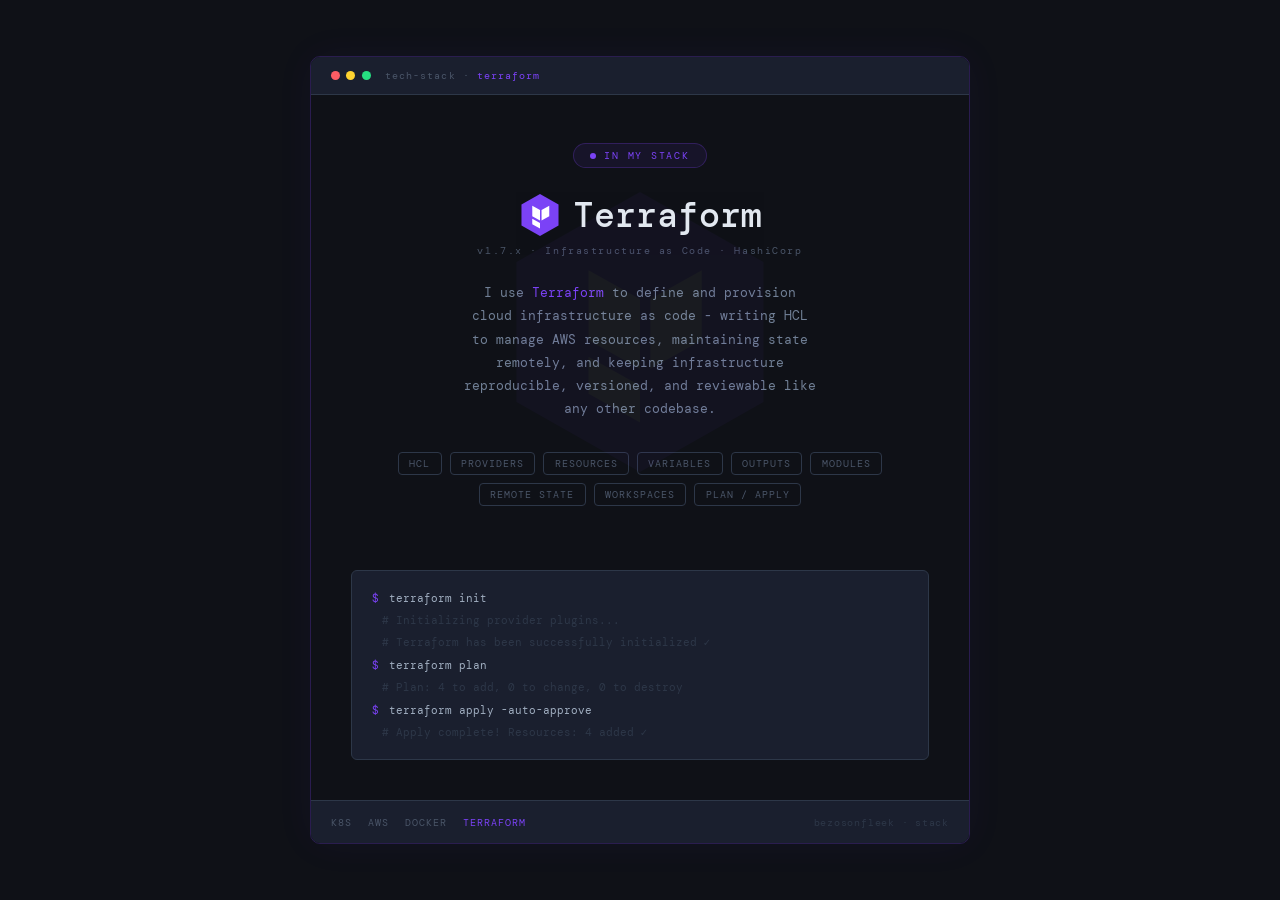
<file: CI-CD/p1/terraform.html>
<!DOCTYPE html>
<html lang="en">
<head>
<meta charset="UTF-8">
<meta name="viewport" content="width=device-width, initial-scale=1.0">
<title>Terraform · Tech Stack</title>
<link rel="preconnect" href="https://fonts.googleapis.com">
<link href="https://fonts.googleapis.com/css2?family=DM+Mono:wght@300;400;500&display=swap" rel="stylesheet">
<style>
  *, *::before, *::after { box-sizing: border-box; margin: 0; padding: 0; }

  :root {
    --accent: #7b42f6;
    --accent-dim: rgba(123,66,246,0.08);
    --accent-border: rgba(123,66,246,0.25);
    --bg: #0f1117;
    --surface: #1a1f2e;
    --border: #2d3748;
    --text: #e2e8f0;
    --muted: #718096;
    --faint: #4a5568;
    --fainter: #2d3748;
  }

  body {
    font-family: 'DM Mono', monospace;
    background: var(--bg);
    color: var(--text);
    min-height: 100vh;
    display: flex;
    flex-direction: column;
    align-items: center;
    justify-content: center;
    padding: 2rem;
  }

  .card {
    max-width: 660px;
    width: 100%;
    border: 1px solid var(--accent-border);
    border-radius: 10px;
    overflow: hidden;
    box-shadow: 0 0 40px rgba(123,66,246,0.05);
  }

  .card-bar {
    background: var(--surface);
    border-bottom: 1px solid var(--border);
    padding: 0.75rem 1.25rem;
    display: flex;
    align-items: center;
    gap: 0.4rem;
  }

  .dot { width: 9px; height: 9px; border-radius: 50%; }
  .dot.r { background: #fc5c65; }
  .dot.y { background: #fed330; }
  .dot.g { background: #26de81; }

  .bar-label { font-size: 0.65rem; color: var(--faint); letter-spacing: 0.1em; margin-left: 0.5rem; }
  .bar-label span { color: var(--accent); }

  .hero {
    padding: 3rem 2.5rem 2rem;
    text-align: center;
    background: var(--bg);
    position: relative;
    overflow: hidden;
  }

  .hero-bg-logo {
    position: absolute;
    width: 280px;
    height: 280px;
    top: 50%; left: 50%;
    transform: translate(-50%, -50%);
    opacity: 0.04;
    pointer-events: none;
  }

  .tf-icon {
    width: 42px;
    height: 42px;
    flex-shrink: 0;
  }

  .tool-badge {
    display: inline-flex;
    align-items: center;
    gap: 0.5rem;
    background: var(--accent-dim);
    border: 1px solid var(--accent-border);
    border-radius: 999px;
    padding: 0.3rem 1rem;
    font-size: 0.62rem;
    letter-spacing: 0.18em;
    text-transform: uppercase;
    color: var(--accent);
    margin-bottom: 1.5rem;
  }

  .blink {
    width: 6px; height: 6px; border-radius: 50%;
    background: var(--accent);
    animation: blink 1.4s ease-in-out infinite;
  }
  @keyframes blink { 0%,100%{opacity:1} 50%{opacity:0.2} }

  .tool-name { font-size: 2.2rem; font-weight: 500; color: var(--text); margin-bottom: 0.4rem; position: relative; }
  .tool-version { font-size: 0.65rem; color: var(--faint); letter-spacing: 0.15em; margin-bottom: 1.5rem; }

  .tool-desc {
    font-size: 0.8rem;
    color: var(--muted);
    line-height: 1.8;
    max-width: 44ch;
    margin: 0 auto 2rem;
  }
  .tool-desc strong { color: var(--accent); font-weight: 400; }

  .tags {
    display: flex;
    gap: 0.5rem;
    justify-content: center;
    flex-wrap: wrap;
    margin-bottom: 2rem;
  }

  .tag {
    font-size: 0.62rem;
    letter-spacing: 0.1em;
    text-transform: uppercase;
    border: 1px solid var(--border);
    border-radius: 4px;
    padding: 0.25rem 0.65rem;
    color: var(--faint);
    transition: border-color 0.2s, color 0.2s;
  }
  .tag:hover { border-color: var(--accent); color: var(--accent); }

  .terminal {
    background: var(--surface);
    border: 1px solid var(--border);
    border-radius: 6px;
    padding: 1rem 1.25rem;
    text-align: left;
    margin: 0 2.5rem 2.5rem;
  }

  .t-line { font-size: 0.7rem; line-height: 2; display: flex; gap: 0.6rem; }
  .prompt { color: var(--accent); flex-shrink: 0; }
  .cmd { color: #a0aec0; }
  .comment { color: var(--fainter); }

  .nav-row {
    background: var(--surface);
    border-top: 1px solid var(--border);
    padding: 0.9rem 1.25rem;
    display: flex;
    justify-content: space-between;
    align-items: center;
  }

  .nav-links { display: flex; gap: 1rem; }

  .nav-link {
    font-size: 0.62rem;
    letter-spacing: 0.1em;
    text-transform: uppercase;
    color: var(--faint);
    text-decoration: none;
    transition: color 0.2s;
  }
  .nav-link:hover { color: var(--accent); }
  .nav-link.active { color: var(--accent); }

  .nav-right { font-size: 0.6rem; color: var(--fainter); letter-spacing: 0.08em; }
</style>
</head>
<body>
<div class="card">

  <div class="card-bar">
    <span class="dot r"></span><span class="dot y"></span><span class="dot g"></span>
    <span class="bar-label">tech-stack · <span>terraform</span></span>
  </div>

  <div class="hero">

    <!-- Background watermark -->
    <svg class="hero-bg-logo" viewBox="0 0 120 136" xmlns="http://www.w3.org/2000/svg">
      <polygon points="60,0 120,34 120,102 60,136 0,102 0,34" fill="#7b42f6"/>
      <polygon points="35,38 35,72 60,86 60,52" fill="white"/>
      <polygon points="65,52 65,86 90,72 90,38" fill="white"/>
      <polygon points="35,80 35,98 60,112 60,94" fill="white"/>
    </svg>

    <div class="tool-badge"><span class="blink"></span> In my stack</div>

    <!-- SVG diamond icon inline with name -->
    <div class="tool-name" style="display:flex;align-items:center;justify-content:center;gap:0.75rem;">
      <svg class="tf-icon" viewBox="0 0 120 136" xmlns="http://www.w3.org/2000/svg">
        <polygon points="60,0 120,34 120,102 60,136 0,102 0,34" fill="#7b42f6"/>
        <polygon points="35,38 35,72 60,86 60,52" fill="white"/>
        <polygon points="65,52 65,86 90,72 90,38" fill="white"/>
        <polygon points="35,80 35,98 60,112 60,94" fill="white"/>
      </svg>
      Terraform
    </div>
    <div class="tool-version">v1.7.x · Infrastructure as Code · HashiCorp</div>
    <p class="tool-desc">
      I use <strong>Terraform</strong> to define and provision cloud infrastructure as code - writing HCL to manage AWS resources, maintaining state remotely, and keeping infrastructure reproducible, versioned, and reviewable like any other codebase.
    </p>
    <div class="tags">
      <span class="tag">HCL</span>
      <span class="tag">Providers</span>
      <span class="tag">Resources</span>
      <span class="tag">Variables</span>
      <span class="tag">Outputs</span>
      <span class="tag">Modules</span>
      <span class="tag">Remote State</span>
      <span class="tag">Workspaces</span>
      <span class="tag">Plan / Apply</span>
    </div>
  </div>

  <div class="terminal">
    <div class="t-line"><span class="prompt">$</span><span class="cmd">terraform init</span></div>
    <div class="t-line"><span class="prompt"> </span><span class="comment"># Initializing provider plugins...</span></div>
    <div class="t-line"><span class="prompt"> </span><span class="comment"># Terraform has been successfully initialized ✓</span></div>
    <div class="t-line"><span class="prompt">$</span><span class="cmd">terraform plan</span></div>
    <div class="t-line"><span class="prompt"> </span><span class="comment"># Plan: 4 to add, 0 to change, 0 to destroy</span></div>
    <div class="t-line"><span class="prompt">$</span><span class="cmd">terraform apply -auto-approve</span></div>
    <div class="t-line"><span class="prompt"> </span><span class="comment"># Apply complete! Resources: 4 added ✓</span></div>
  </div>

  <div class="nav-row">
    <div class="nav-links">
      <a class="nav-link" href="k8s.html">K8s</a>
      <a class="nav-link" href="aws.html">AWS</a>
      <a class="nav-link" href="docker.html">Docker</a>
      <a class="nav-link active" href="terraform.html">Terraform</a>
    </div>
    <span class="nav-right">bezosonfleek · stack</span>
  </div>

</div>
</body>
</html>
</file>
